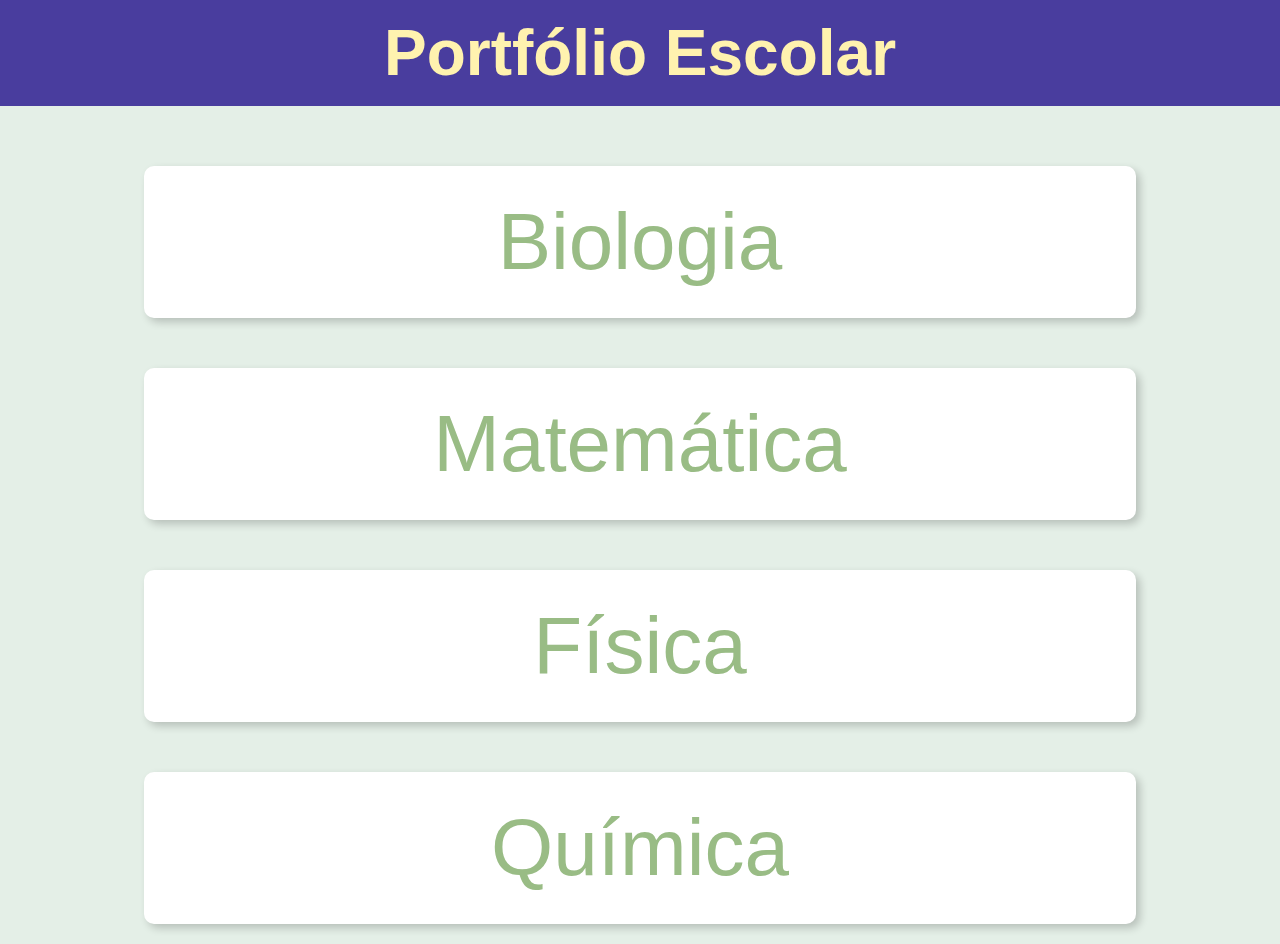
<file: index.html>
<!DOCTYPE html>
<html lang="pt-br">
<head>
    <meta charset="UTF-8">
    <meta http-equiv="X-UA-Compatible" content="IE=edge">
    <meta name="viewport" content="width=device-width, initial-scale=1.0">
    <title>Portfólio</title>
    <link rel="stylesheet" href="style.css">
    <link href="https://fonts.googleapis.com/icon?family=Material+Icons" rel="stylesheet">
</head>
<body>
    <header>
        <div class="portfolio">
            <h1>Portfólio Escolar</h1>
        </div>
    </header>

    <main>
        <!-- section.c1>div*3.c2>h2+p -->
        <section class="container">
            <div class="disciplina">
                <a href="biologia.html"> Biologia</a>
            
            </div>
            <div class="disciplina">
                <a href="matematica.html"> Matemática</a>
            </div>
            <div class="disciplina">
                <a href="fisica.html"> Física</a>
            </div>
            <div class="disciplina">
                <a href="biologia.html"> Química</a>
            </div>
        </section>
    </main>
    <footer></footer>
</body>
</html>
</file>
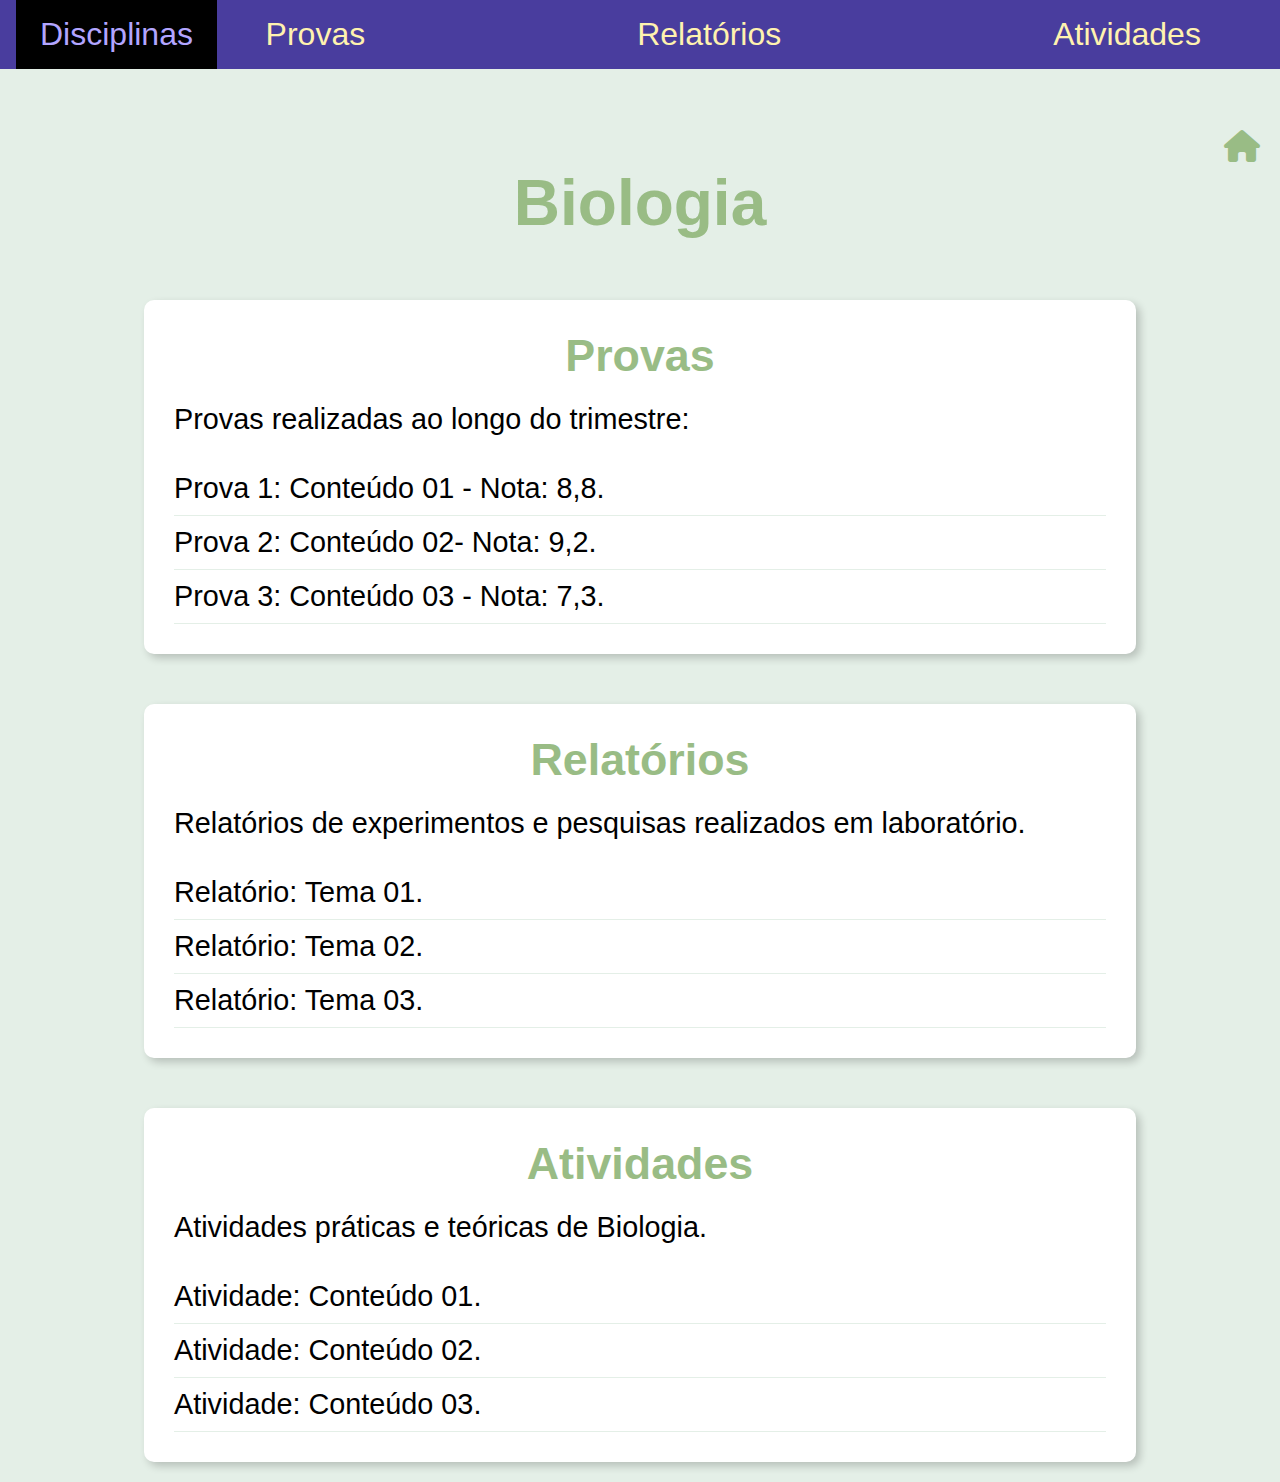
<file: biologia.html>
<!DOCTYPE html>
<html lang="pt-br">

<head>
    <meta charset="UTF-8">
    <meta http-equiv="X-UA-Compatible" content="IE=edge">
    <meta name="viewport" content="width=device-width, initial-scale=1.0">
    <title>Portfólio de Biologia</title>
    <link rel="stylesheet" href="biologia.css">
    <link rel="stylesheet" href="https://cdnjs.cloudflare.com/ajax/libs/font-awesome/6.7.2/css/all.min.css"
        integrity="sha512-Evv84Mr4kqVGRNSgIGL/F/aIDqQb7xQ2vcrdIwxfjThSH8CSR7PBEakCr51Ck+w+/U6swU2Im1vVX0SVk9ABhg=="
        crossorigin="anonymous" referrerpolicy="no-referrer" />
    <link href="https://fonts.googleapis.com/icon?family=Material+Icons" rel="stylesheet">

</head>

<body>
    <header>

        <div class="menu-disciplina">
            <input type="checkbox" id="menu-toggle">
            <label for="menu-toggle" class="botao-disciplinas">Disciplinas</label>
            <div class="lista-vertical">
                <a href="#">Matemática</a>
                <a href="#">Física</a>
                <a href="#">Química</a>
            </div>
        </div>


        <div class="links-principais">
            <ul class="lista-horizontal">
                <li><a href="#provas">Provas</a></li>
                <li><a href="#relatorios">Relatórios</a></li>
                <li><a href="#atividades">Atividades</a></li>
            </ul>
        </div>
    </header>
    <main>
        <div class="home">
            <a href="./index.html"><i class="fa-solid fa-house"></i></a>
        </div>
        <h1>Biologia</h1>
        <section class="biologia-container">
            <div id="provas" class="conteudo">
                <h2>Provas</h2>
                <p>Provas realizadas ao longo do trimestre:</p>
                <ul>
                    <li>Prova 1: Conteúdo 01 - Nota: 8,8.<span class="block"> <br>Lorem ipsum dolor sit amet, consectetur adipiscing
                            elit, sed do eiusmod tempor incididunt ut labore et dolore magna aliqua. Ut enim ad minim
                            veniam, quis nostrud exercitation ullamco laboris nisi ut aliquip ex ea commodo consequat.
                            Duis aute irure dolor in reprehenderit in voluptate velit esse cillum dolore eu fugiat nulla
                            pariatur. Excepteur sint occaecat cupidatat non proident, sunt in culpa qui officia deserunt
                            mollit anim id est laborum.</span>
                    </li>
                    <li>Prova 2: Conteúdo 02- Nota: 9,2.</li>
                    <li>Prova 3: Conteúdo 03 - Nota: 7,3.</li>
                </ul>
            </div>
            <div id="relatorios" class="conteudo">
                <h2>Relatórios</h2>
                <p>Relatórios de experimentos e pesquisas realizados em laboratório.</p>
                <ul>
                    <li>Relatório: Tema 01. <span class="opacidade"> <br>Lorem ipsum dolor sit amet, consectetur adipiscing
                        elit, sed do eiusmod tempor incididunt ut labore et dolore magna aliqua. Ut enim ad minim
                        veniam, quis nostrud exercitation ullamco laboris nisi ut aliquip ex ea commodo consequat.
                        Duis aute irure dolor in reprehenderit in voluptate velit esse cillum dolore eu fugiat nulla
                        pariatur. Excepteur sint occaecat cupidatat non proident, sunt in culpa qui officia deserunt
                        mollit anim id est laborum.</span></li>
                    <li>Relatório: Tema 02.</li>
                    <li>Relatório: Tema 03.</li>
                </ul>
            </div>
            <div id="atividades" class="conteudo">
                <h2>Atividades</h2>
                <p>Atividades práticas e teóricas de Biologia.</p>
                <ul>
                    <li>Atividade: Conteúdo 01.</li>
                    <li>Atividade: Conteúdo 02.</li>
                    <li>Atividade: Conteúdo 03.</li>
                </ul>
            </div>
        </section>
    </main>
    <footer></footer>
</body>

</html>
</file>
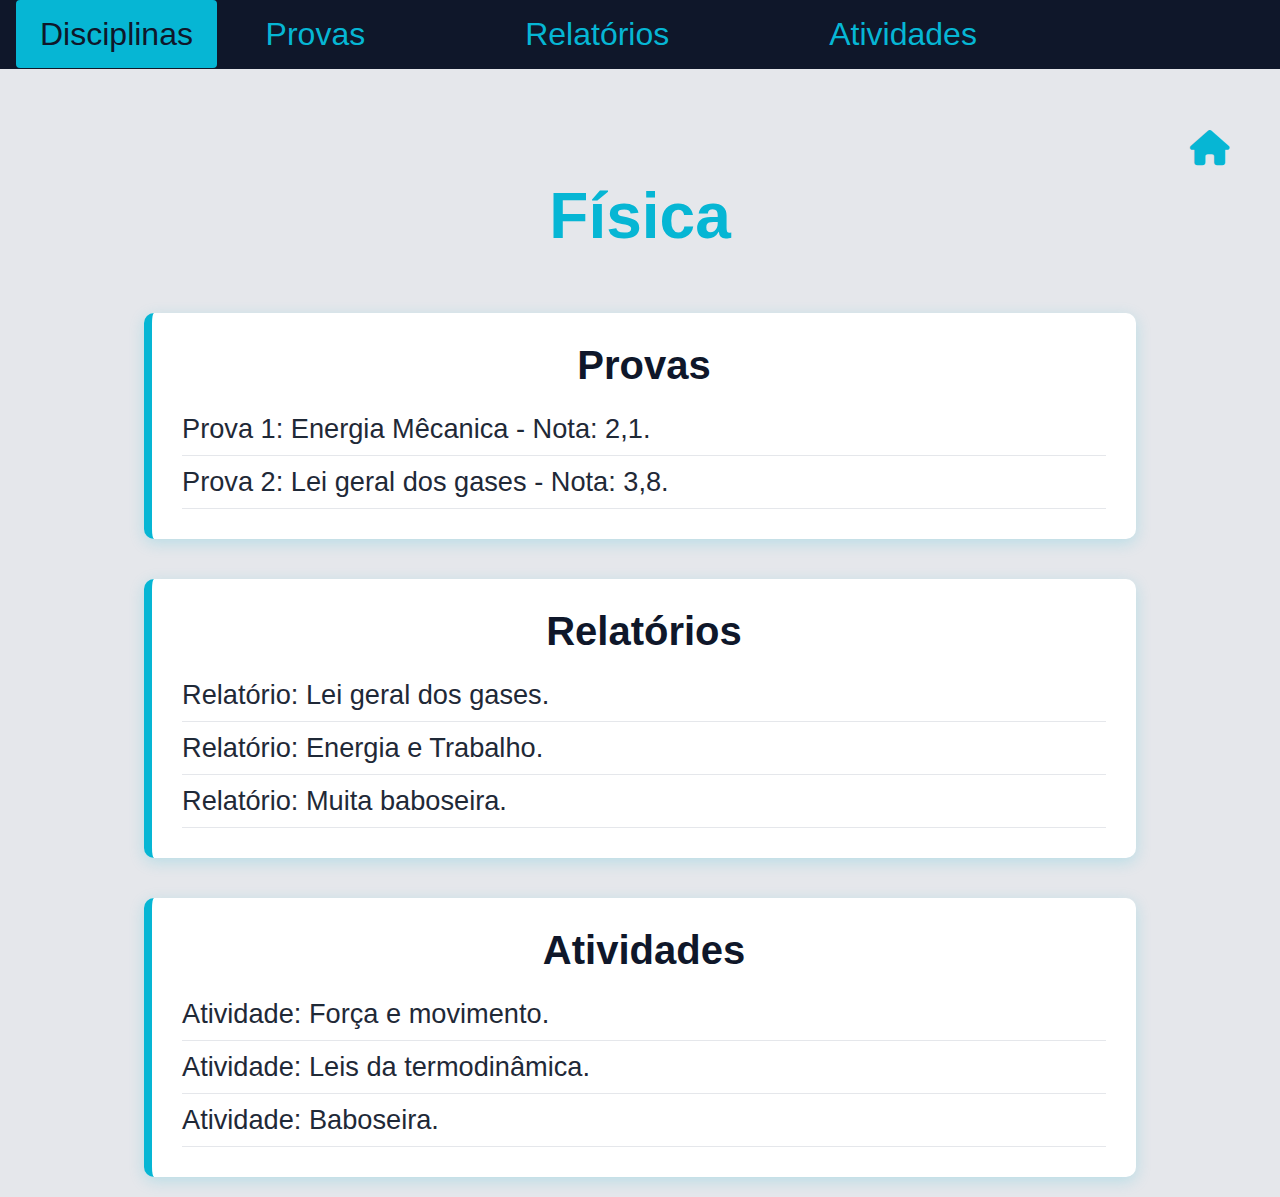
<file: fisica.html>
<!DOCTYPE html>
<html lang="pt-br">
<head>
  <meta charset="UTF-8" />
  <title>Portfólio de Física</title>
  <link rel="stylesheet" href="fisica.css" />
  <link rel="stylesheet" href="https://cdnjs.cloudflare.com/ajax/libs/font-awesome/6.7.2/css/all.min.css" crossorigin="anonymous" />
</head>
<body>
  <header>
    <div class="menu-disciplina">
      <input type="checkbox" id="menu-toggle" />
      <label for="menu-toggle" class="botao-disciplinas">Disciplinas</label>
      <div class="lista-vertical">
        <a href="biologia.html">Biologia</a>
        <a href="matematica.html">Matemática</a>
        <a href="quimica.html">Química</a>
      </div>
    </div>
    <div class="links-principais">
      <ul class="lista-horizontal">
        <li><a href="#provas">Provas</a></li>
        <li><a href="#relatorios">Relatórios</a></li>
        <li><a href="#atividades">Atividades</a></li>
      </ul>
    </div>
  </header>
  <main>
    <div class="home">
      <a href="index.html"><i class="fa-solid fa-house"></i></a>
    </div>
    <h1>Física</h1>
    <section class="biologia-container">
      <div id="provas" class="conteudo">
        <h2>Provas</h2>
        <ul>
          <li>Prova 1: Energia Mêcanica - Nota: 2,1.
            <span class="opacidade"><br>Exercícios sobre cálculo da energia mêcanica e sua conservação</span>
          </li>
          <li>Prova 2: Lei geral dos gases - Nota: 3,8.
            <span class="opacidade"><br>A prova abordou conceitos sobre transformação gasosa, equação de clapeyron e gases ideais</span>
          </li>
        </ul>
      </div>
      <div id="relatorios" class="conteudo">
        <h2>Relatórios</h2>
        <ul>
          <li>Relatório: Lei geral dos gases.
            <span class="opacidade"><br>A Equação de Clapeyron foi formulada pelo físico-químico francês Benoit Paul Émile Clapeyron (1799-1864). Essa equação consiste na união das três leis dos gases, na qual relaciona as propriedades dos gases dentre: volume, pressão e temperatura absoluta.
            Sua fórmula é começar estilo tamanho matemático 18px reto P. reto V espaço igual a espaço reto n. reto R. reto T fim do estilo
Onde,

P: pressão
V: volume
n: número de mols
R: constante universal dos gases perfeitos: 8,31 J/mol.K
T: Temperatura</span>
          </li>
          <li>Relatório: Energia e Trabalho.
            <span class="opacidade"><br>Mais detalhes sobre energia e trabalho no relatório.</span>
          </li>
          <li>Relatório: Muita baboseira.
            <span class="opacidade"><br>Mais detalhes sobre energia e trabalho no relatório.</span>
          </li>
        </ul>
      </div>
      <div id="atividades" class="conteudo">
        <h2>Atividades</h2>
        <ul>
          <li>Atividade: Força e movimento.
            <span class="opacidade"><br>Detalhes das atividades relacionadas à força e movimento.</span>
          </li>
          <li>Atividade: Leis da termodinâmica.
            <span class="opacidade"><br>Informações extras sobre as leis da termodinâmica.</span>
          </li>
          <li>Atividade: Baboseira.
            <span class="opacidade"><br>Informações extras sobre as leis da termodinâmica.</span>
          </li>
        </ul>
      </div>
    </section>
  </main>
</body>
</html>
</file>
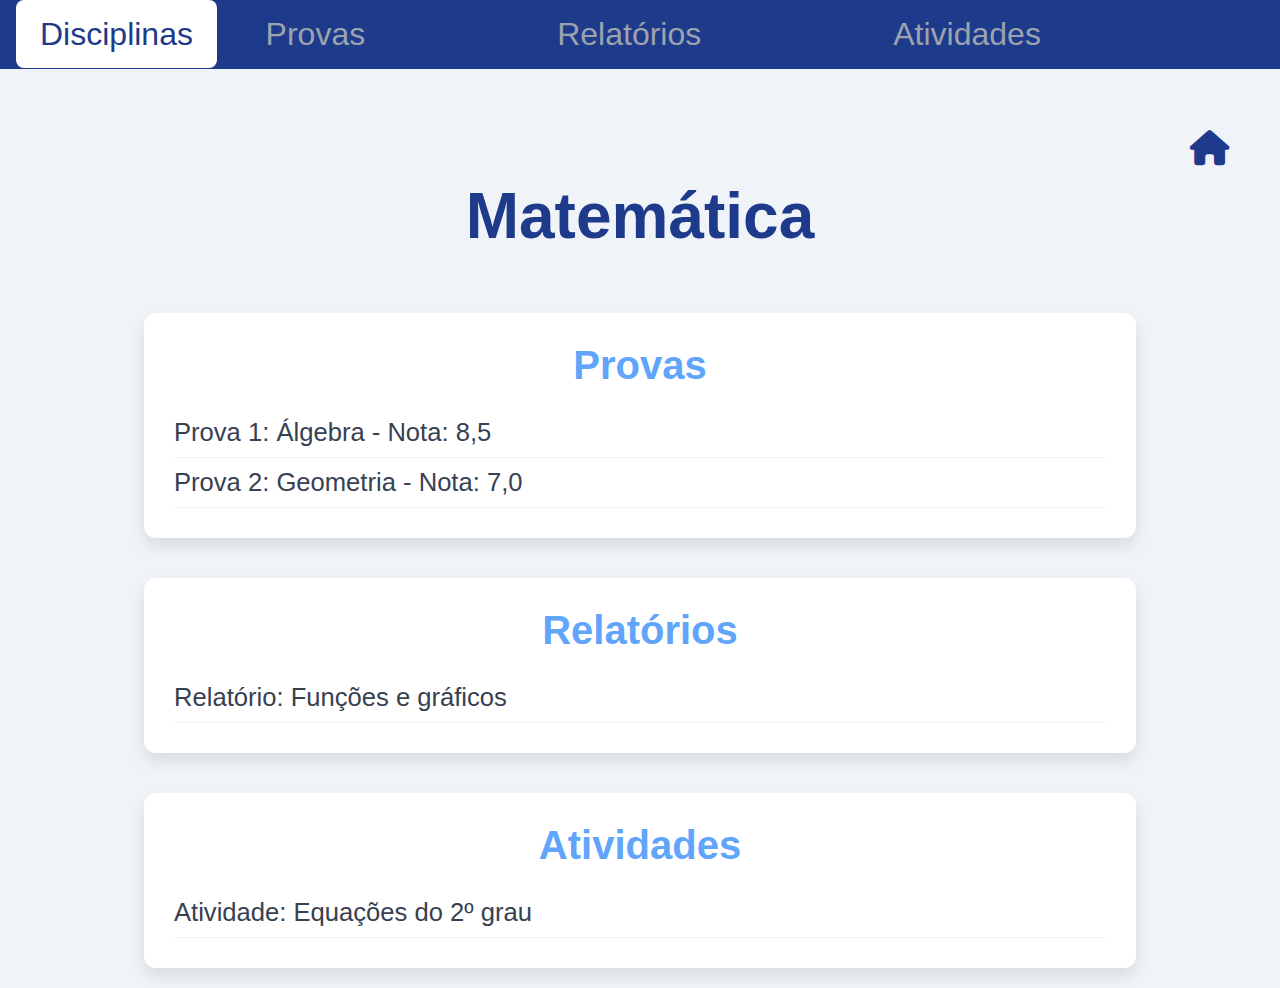
<file: matematica.html>
<!DOCTYPE html>
<html lang="pt-br">
<head>
  <meta charset="UTF-8" />
  <title>Portfólio de Matemática</title>
  <link rel="stylesheet" href="matematica.css" />
  <link rel="stylesheet" href="https://cdnjs.cloudflare.com/ajax/libs/font-awesome/6.7.2/css/all.min.css" crossorigin="anonymous" />
</head>
<body>
  <header>
    <div class="menu-disciplina">
      <input type="checkbox" id="menu-toggle" />
      <label for="menu-toggle" class="botao-disciplinas">Disciplinas</label>
      <div class="lista-vertical">
        <a href="biologia.html">Biologia</a>
        <a href="fisica.html">Física</a>
        <a href="quimica.html">Química</a>
      </div>
    </div>
    <div class="links-principais">
      <ul class="lista-horizontal">
        <li><a href="#provas">Provas</a></li>
        <li><a href="#relatorios">Relatórios</a></li>
        <li><a href="#atividades">Atividades</a></li>
      </ul>
    </div>
  </header>
  <main>
    <div class="home">
      <a href="index.html"><i class="fa-solid fa-house"></i></a>
    </div>
    <h1>Matemática</h1>
    <section class="biologia-container">
      <div id="provas" class="conteudo">
        <h2>Provas</h2>
        <ul>
          <li>Prova 1: Álgebra - Nota: 8,5</li>
          <li>Prova 2: Geometria - Nota: 7,0</li>
        </ul>
      </div>
      <div id="relatorios" class="conteudo">
        <h2>Relatórios</h2>
        <ul>
          <li>Relatório: Funções e gráficos</li>
        </ul>
      </div>
      <div id="atividades" class="conteudo">
        <h2>Atividades</h2>
        <ul>
          <li>Atividade: Equações do 2º grau</li>
        </ul>
      </div>
    </section>
  </main>
</body>
</html>
</file>
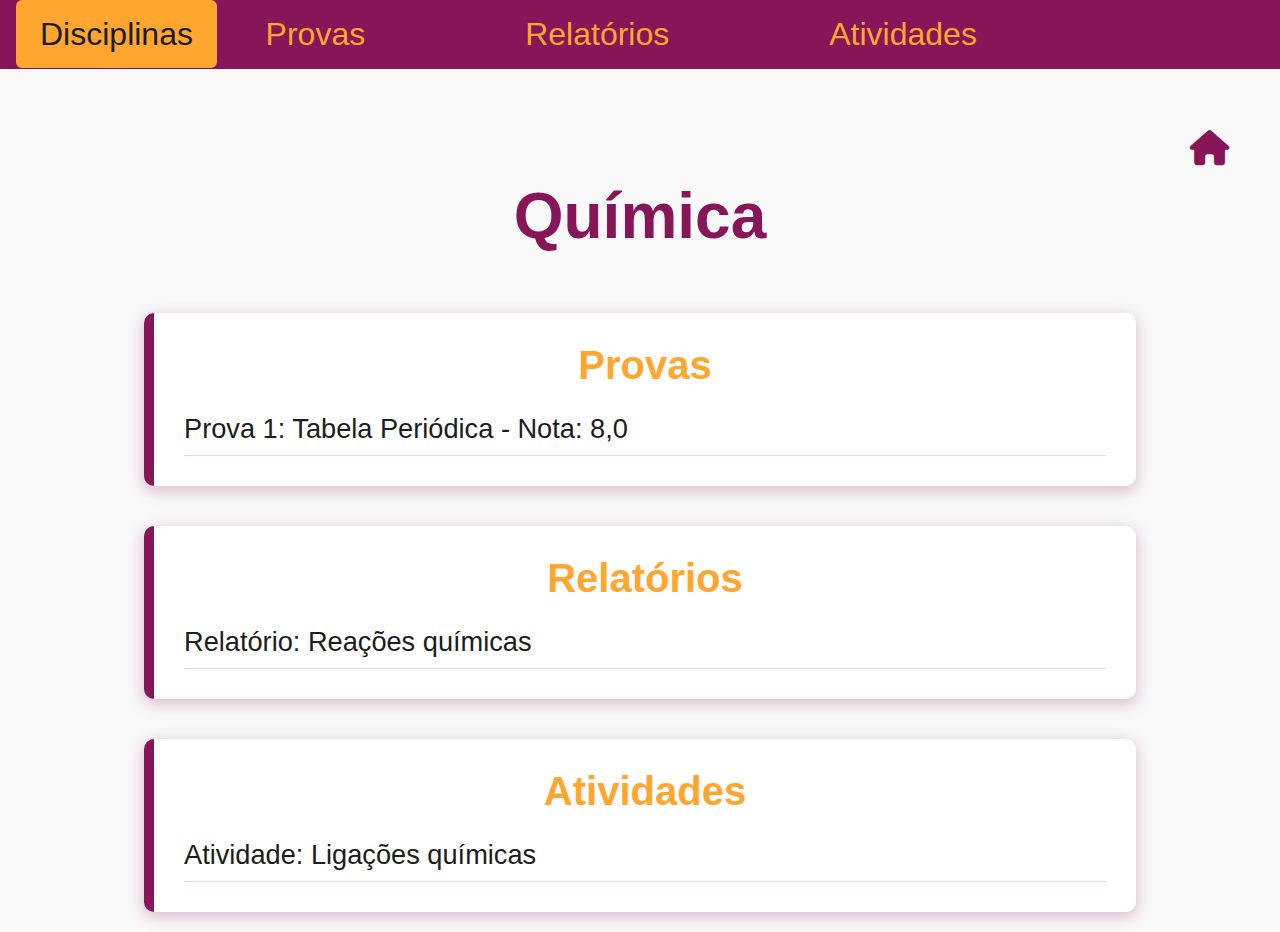
<file: quimica.html>
<!DOCTYPE html>
<html lang="pt-br">
<head>
  <meta charset="UTF-8" />
  <title>Portfólio de Química</title>
  <link rel="stylesheet" href="quimica.css" />
  <link rel="stylesheet" href="https://cdnjs.cloudflare.com/ajax/libs/font-awesome/6.7.2/css/all.min.css" crossorigin="anonymous" />
</head>
<body>
  <header>
    <div class="menu-disciplina">
      <input type="checkbox" id="menu-toggle" />
      <label for="menu-toggle" class="botao-disciplinas">Disciplinas</label>
      <div class="lista-vertical">
        <a href="biologia.html">Biologia</a>
        <a href="matematica.html">Matemática</a>
        <a href="fisica.html">Física</a>
      </div>
    </div>
    <div class="links-principais">
      <ul class="lista-horizontal">
        <li><a href="#provas">Provas</a></li>
        <li><a href="#relatorios">Relatórios</a></li>
        <li><a href="#atividades">Atividades</a></li>
      </ul>
    </div>
  </header>
  <main>
    <div class="home">
      <a href="index.html"><i class="fa-solid fa-house"></i></a>
    </div>
    <h1>Química</h1>
    <section class="biologia-container">
      <div id="provas" class="conteudo">
        <h2>Provas</h2>
        <ul>
          <li>Prova 1: Tabela Periódica - Nota: 8,0</li>
        </ul>
      </div>
      <div id="relatorios" class="conteudo">
        <h2>Relatórios</h2>
        <ul>
          <li>Relatório: Reações químicas</li>
        </ul>
      </div>
      <div id="atividades" class="conteudo">
        <h2>Atividades</h2>
        <ul>
          <li>Atividade: Ligações químicas</li>
        </ul>
      </div>
    </section>
  </main>
</body>
</html>
</file>
<file: style.css>
* {
    margin: 0;
    padding: 0;
    box-sizing: border-box;
}

:root{
    --preto: #000000;
    --marinho: #493D9E;
    --amarelo-claro:#FFF2AF;
    --roxo-claro:#B2A5FF;
    --verde: #99BC85;
    --azul-claro: #E4EFE7;
    --branco: #FFFFFF;
    --marron-claro: #FAF1E6;
}

body{
    height: 100vh;
    box-sizing: border-box;
    background-color: var(--azul-claro);
    color: var(--preto);
    font-size: 16px;
    font-family: Arial, Helvetica, sans-serif;
}

header {
    display: flex; 
    width: 100%;
    background-color: var(--marinho);
    padding: 1rem;
    justify-content: center;
}

.portfolio h1{
    font-size: 4rem;
    color: var(--amarelo-claro);
}
main {
    margin: 40px auto;
    padding: 20px;
}


.container {
    display: flex;
    flex-direction: column;
    justify-content: space-between;
    align-items: center;
    gap: 50px;
    flex-wrap: wrap;
}

.disciplina {
    display: flex;
    justify-content: center;
    background-color: var(--branco);
    border-radius: 10px;
    padding: 30px;
    width: 80%;
    min-width: 280px;
    box-shadow: 4px 4px 8px rgba(0, 0, 0, 0.2);
    transition: transform 0.3s ease, box-shadow 0.3s ease;
}

.disciplina:hover {
    transform: translateY(-10px) scale(1.05);
    box-shadow: 0 0 0 25px rgba(0, 0, 0, 0.2);
}

.disciplina a {
    color: var(--verde);
    font-size: 5rem;
    text-decoration: none;
}
</file>
<file: biologia.css>
* {
    margin: 0;
    padding: 0;
    box-sizing: border-box;
}

:root {
    --preto: #000000;
    --marinho: #493D9E;
    --amarelo-claro: #FFF2AF;
    --roxo-claro: #B2A5FF;
    --verde: #99BC85;
    --azul-claro: #E4EFE7;
    --branco: #FFFFFF;
    --marron-claro: #FAF1E6;
}

body {
    height: 100vh;
    box-sizing: border-box;
    background-color: var(--azul-claro);
    color: var(--amarelo-claro);
    font-size: 16px;
    font-family: Arial, Helvetica, sans-serif;
}

header {
    display: flex;
    width: 100%;
    background-color: var(--marinho);
    padding: 1rem;
    position: relative;
    justify-content: center;
}


.menu-disciplina {
    width: 20%;
    display: inline-block;
}

.botao-disciplinas {
    cursor: pointer;
    font-size: 2rem;
    background: none;
    background-color: var(--preto);
    border: none;
    padding: 1.05rem 1.5rem;
    color: var(--roxo-claro);
}

#menu-toggle {
    display: none;
}

.lista-vertical {
    display: none;
    position: absolute;
    background-color: var(--roxo-claro);
    box-shadow: 0 2px 5px var(--marinho);
    min-width: 190px;
    z-index: 1;
    left: 1rem;
    top: 100%;
}

.lista-vertical a {
    color: var(--preto);
    padding: 0.75rem 1rem;
    text-decoration: none;
    font-size: 2rem;
    display: block;
    text-align: center;
}

.lista-vertical a:hover {
    background-color: var(--amarelo-claro);
}

#menu-toggle:checked~.lista-vertical {
    display: block;
}

#menu-toggle:checked+.botao-disciplinas {
    background-color: var(--amarelo-claro);
}

.links-principais {
    width: 80%;
    display: flex;
    justify-content: space-between;
    align-items: center;
}


.lista-horizontal {
    list-style: none;
    display: flex;
    font-size: 2rem;
    gap: 17rem;
}


.lista-horizontal a {
    text-decoration: none;
    color: var(--amarelo-claro);
}

.lista-horizontal a:hover {
    color: var(--preto);
}

main {
    margin: 40px auto;
    padding: 20px;
}

h1 {
    text-align: center;
    color: var(--verde);
    margin-bottom: 60px;
    font-size: 4rem;
}

.biologia-container {
    display: flex;
    flex-direction: column;
    justify-content: space-between;
    align-items: center;
    gap: 50px;
    flex-wrap: wrap;
}

.conteudo {
    background-color: var(--branco);
    border-radius: 10px;
    padding: 30px;
    width: 80%;
    min-width: 280px;
    box-shadow: 4px 4px 8px rgba(0, 0, 0, 0.2);
    transition: transform 0.3s ease, box-shadow 0.3s ease;
}

.conteudo:hover {
    transform: translateY(-10px) scale(1.05);
    box-shadow: 0 0 0 25px rgba(0, 0, 0, 0.2);
}

.conteudo h2 {
    display: flex;
    justify-content: center;
    color: var(--verde);
    margin-bottom: 15px;
    font-size: 2.8rem;
}

.conteudo p {
    line-height: 1.6;
    color: var(--preto);
    margin-bottom: 20px;
    font-size: 1.8rem;
}

.conteudo ul {
    list-style-type: none;
    font-size: 1.8rem;
}

.conteudo ul li {
    padding: 10px 0;
    border-bottom: 1px solid var(--azul-claro);
    transition: transform 0.5s ease;
    color: var(--preto);
}

.conteudo ul li:hover {
    transform: translateX(10px);
    color: var(--verde);
}

.home {
    display: flex;
    justify-content: flex-end;
}

.home a {
    font-size: 2rem;
    color: var(--verde);
}

.conteudo ul li .block {
    display: none;
}

.conteudo ul li:hover .block {
    display: block;
    text-align: justify;
    color: var(--marinho);
    margin-bottom: 5px;
}

.opacidade {
    display: block;
    opacity: 0;
    max-height: 0;
    overflow: hidden;
    transition: opacity 1.5s ease, max-height 1.5s ease;
    color: var(--marinho);
    text-align: justify;
    margin: 0;
    padding: 0;
}

.conteudo ul li:hover .opacidade {
    opacity: 1;
    max-height: 320px;
    text-align: justify;
    color: var(--marinho);
    margin-bottom: 5px;
}
</file>
<file: fisica.css>
* {
  margin: 0;
  padding: 0;
  box-sizing: border-box;
}

:root {
  --cinza-escuro: #1f2937;
  --ciano: #06b6d4;
  --azul-espacial: #0f172a;
  --branco: #ffffff;
  --cinza-claro: #e5e7eb;
  --sombra: rgba(6, 182, 212, 0.2);
}

body {
  height: 100vh;
  background-color: var(--cinza-claro);
  color: var(--cinza-escuro);
  font-size: 16px;
  font-family: 'Trebuchet MS', sans-serif;
}

header {
  display: flex;
  width: 100%;
  background-color: var(--azul-espacial);
  padding: 1rem;
  justify-content: center;
  position: relative;
}

.menu-disciplina {
  width: 20%;
  display: inline-block;
}

.botao-disciplinas {
  cursor: pointer;
  font-size: 2rem;
  background-color: var(--ciano);
  border: none;
  padding: 1rem 1.5rem;
  color: var(--azul-espacial);
  border-radius: 4px;
  transition: background 0.3s ease;
}

.botao-disciplinas:hover {
  background-color: var(--cinza-claro);
  color: var(--cinza-escuro);
}

#menu-toggle {
  display: none;
}

.lista-vertical {
  display: none;
  position: absolute;
  background-color: var(--branco);
  box-shadow: 0 4px 10px var(--sombra);
  min-width: 200px;
  z-index: 1;
  left: 1rem;
  top: 100%;
  border-radius: 6px;
}

.lista-vertical a {
  color: var(--azul-espacial);
  padding: 1rem;
  text-decoration: none;
  font-size: 1.8rem;
  display: block;
  text-align: center;
}

.lista-vertical a:hover {
  background-color: var(--ciano);
  color: var(--branco);
}

#menu-toggle:checked ~ .lista-vertical {
  display: block;
}

#menu-toggle:checked + .botao-disciplinas {
  background-color: var(--branco);
  color: var(--azul-espacial);
}

.links-principais {
  width: 80%;
  display: flex;
  justify-content: space-between;
  align-items: center;
}

.lista-horizontal {
  list-style: none;
  display: flex;
  font-size: 2rem;
  gap: 10rem;
}

.lista-horizontal a {
  text-decoration: none;
  color: var(--ciano);
  transition: color 0.3s ease;
}

.lista-horizontal a:hover {
  color: var(--branco);
}

main {
  margin: 40px auto;
  padding: 20px;
}

h1 {
  text-align: center;
  color: var(--ciano);
  margin-bottom: 60px;
  font-size: 4rem;
}

.biologia-container {
  display: flex;
  flex-direction: column;
  align-items: center;
  gap: 40px;
  flex-wrap: wrap;
}

.conteudo {
  background-color: var(--branco);
  border-radius: 10px;
  padding: 30px;
  width: 80%;
  min-width: 280px;
  box-shadow: 0 4px 16px var(--sombra);
  border-left: 8px solid var(--ciano);
  transition: transform 0.3s ease, box-shadow 0.3s ease;
}

.conteudo:hover {
  transform: scale(1.02);
  box-shadow: 0 0 0 10px rgba(6, 182, 212, 0.15);
}

.conteudo h2 {
  text-align: center;
  color: var(--azul-espacial);
  margin-bottom: 15px;
  font-size: 2.5rem;
}

.conteudo ul {
  list-style: none;
  font-size: 1.7rem;
  color: var(--cinza-escuro);
}

.conteudo ul li {
  padding: 10px 0;
  border-bottom: 1px solid var(--cinza-claro);
}

.home {
  display: flex;
  justify-content: flex-end;
  margin-right: 30px;
  margin-bottom: 10px;
}

.home a {
  font-size: 2.2rem;
  color: var(--ciano);
}
.opacidade {
  display: block;
  opacity: 0;
  max-height: 0;
  overflow: hidden;
  transition: opacity 1.5s ease, max-height 1.5s ease;
  color: var(--marinho); /* ou a cor correspondente da matéria */
  text-align: justify;
  margin: 0;
  padding: 0;
}

.conteudo ul li:hover .opacidade {
  opacity: 1;
  max-height: 320px;
  text-align: justify;
  color: var(--marinho);
  margin-bottom: 5px;
}
</file>
<file: matematica.css>
* {
  margin: 0;
  padding: 0;
  box-sizing: border-box;
}

:root {
  --azul-escuro: #1e3a8a;
  --cinza-claro: #f0f4f8;
  --azul-claro: #60a5fa;
  --branco: #ffffff;
  --cinza: #374151;
  --azul-medio: #3b82f6;
  --cinza-medio: #9ca3af;
}

body {
  height: 100vh;
  background-color: var(--cinza-claro);
  color: var(--cinza);
  font-size: 16px;
  font-family: 'Segoe UI', Tahoma, Geneva, Verdana, sans-serif;
}

header {
  display: flex;
  width: 100%;
  background-color: var(--azul-escuro);
  padding: 1rem;
  justify-content: center;
  position: relative;
}

.menu-disciplina {
  width: 20%;
  display: inline-block;
}

.botao-disciplinas {
  cursor: pointer;
  font-size: 2rem;
  background-color: var(--branco);
  border: none;
  padding: 1rem 1.5rem;
  color: var(--azul-escuro);
  border-radius: 8px;
  transition: background 0.3s ease;
}

.botao-disciplinas:hover {
  background-color: var(--azul-claro);
  color: var(--branco);
}

#menu-toggle {
  display: none;
}

.lista-vertical {
  display: none;
  position: absolute;
  background-color: var(--branco);
  box-shadow: 0 2px 10px rgba(0, 0, 0, 0.2);
  min-width: 200px;
  z-index: 1;
  left: 1rem;
  top: 100%;
  border-radius: 8px;
}

.lista-vertical a {
  color: var(--azul-escuro);
  padding: 1rem;
  text-decoration: none;
  font-size: 1.8rem;
  display: block;
  text-align: center;
}

.lista-vertical a:hover {
  background-color: var(--azul-medio);
  color: var(--branco);
}

#menu-toggle:checked ~ .lista-vertical {
  display: block;
}

#menu-toggle:checked + .botao-disciplinas {
  background-color: var(--azul-medio);
  color: var(--branco);
}

.links-principais {
  width: 80%;
  display: flex;
  justify-content: space-between;
  align-items: center;
}

.lista-horizontal {
  list-style: none;
  display: flex;
  font-size: 2rem;
  gap: 12rem;
}

.lista-horizontal a {
  text-decoration: none;
  color: var(--cinza-medio);
  transition: color 0.3s ease;
}

.lista-horizontal a:hover {
  color: var(--branco);
}

main {
  margin: 40px auto;
  padding: 20px;
}

h1 {
  text-align: center;
  color: var(--azul-escuro);
  margin-bottom: 60px;
  font-size: 4rem;
}

.biologia-container {
  display: flex;
  flex-direction: column;
  align-items: center;
  gap: 40px;
  flex-wrap: wrap;
}

.conteudo {
  background-color: var(--branco);
  border-radius: 12px;
  padding: 30px;
  width: 80%;
  min-width: 280px;
  box-shadow: 0 8px 16px rgba(0, 0, 0, 0.1);
  transition: transform 0.3s ease, box-shadow 0.3s ease;
}

.conteudo:hover {
  transform: scale(1.03);
  box-shadow: 0 0 0 10px rgba(59, 130, 246, 0.2);
}

.conteudo h2 {
  text-align: center;
  color: var(--azul-claro);
  margin-bottom: 20px;
  font-size: 2.5rem;
}

.conteudo ul {
  list-style: none;
  font-size: 1.6rem;
  color: var(--cinza);
}

.conteudo ul li {
  padding: 10px 0;
  border-bottom: 1px solid var(--cinza-claro);
}

.home {
  display: flex;
  justify-content: flex-end;
  margin-right: 30px;
  margin-bottom: 10px;
}

.home a {
  font-size: 2.2rem;
  color: var(--azul-escuro);
}
</file>
<file: quimica.css>
* {
  margin: 0;
  padding: 0;
  box-sizing: border-box;
}

:root {
  --vinho: #861657;
  --laranja: #ffa630;
  --cinza-claro: #f9f9f9;
  --vermelho-claro: #ffd1cf;
  --preto: #1c1c1c;
  --branco: #ffffff;
  --sombra: rgba(134, 22, 87, 0.3);
}

body {
  height: 100vh;
  background-color: var(--cinza-claro);
  color: var(--preto);
  font-size: 16px;
  font-family: 'Verdana', sans-serif;
}

header {
  display: flex;
  width: 100%;
  background-color: var(--vinho);
  padding: 1rem;
  justify-content: center;
  position: relative;
}

.menu-disciplina {
  width: 20%;
  display: inline-block;
}

.botao-disciplinas {
  cursor: pointer;
  font-size: 2rem;
  background-color: var(--laranja);
  border: none;
  padding: 1rem 1.5rem;
  color: var(--preto);
  border-radius: 6px;
  transition: background 0.3s ease;
}

.botao-disciplinas:hover {
  background-color: var(--vinho);
  color: var(--branco);
}

#menu-toggle {
  display: none;
}

.lista-vertical {
  display: none;
  position: absolute;
  background-color: var(--branco);
  box-shadow: 0 4px 12px var(--sombra);
  min-width: 200px;
  z-index: 1;
  left: 1rem;
  top: 100%;
  border-radius: 6px;
}

.lista-vertical a {
  color: var(--vinho);
  padding: 1rem;
  text-decoration: none;
  font-size: 1.8rem;
  display: block;
  text-align: center;
}

.lista-vertical a:hover {
  background-color: var(--laranja);
  color: var(--branco);
}

#menu-toggle:checked ~ .lista-vertical {
  display: block;
}

#menu-toggle:checked + .botao-disciplinas {
  background-color: var(--vermelho-claro);
}

.links-principais {
  width: 80%;
  display: flex;
  justify-content: space-between;
  align-items: center;
}

.lista-horizontal {
  list-style: none;
  display: flex;
  font-size: 2rem;
  gap: 10rem;
}

.lista-horizontal a {
  text-decoration: none;
  color: var(--laranja);
  transition: color 0.3s ease;
}

.lista-horizontal a:hover {
  color: var(--branco);
}

main {
  margin: 40px auto;
  padding: 20px;
}

h1 {
  text-align: center;
  color: var(--vinho);
  margin-bottom: 60px;
  font-size: 4rem;
}

.biologia-container {
  display: flex;
  flex-direction: column;
  align-items: center;
  gap: 40px;
  flex-wrap: wrap;
}

.conteudo {
  background-color: var(--branco);
  border-left: 10px solid var(--vinho);
  padding: 30px;
  width: 80%;
  min-width: 280px;
  border-radius: 10px;
  box-shadow: 0 4px 16px var(--sombra);
  transition: transform 0.3s ease, box-shadow 0.3s ease;
}

.conteudo:hover {
  transform: scale(1.02);
  box-shadow: 0 0 0 8px rgba(255, 166, 48, 0.15);
}

.conteudo h2 {
  text-align: center;
  color: var(--laranja);
  margin-bottom: 15px;
  font-size: 2.5rem;
}

.conteudo ul {
  list-style: none;
  font-size: 1.7rem;
  color: var(--preto);
}

.conteudo ul li {
  padding: 10px 0;
  border-bottom: 1px solid var(--vermelho-claro);
}

.home {
  display: flex;
  justify-content: flex-end;
  margin-right: 30px;
  margin-bottom: 10px;
}

.home a {
  font-size: 2.2rem;
  color: var(--vinho);
}
</file>
